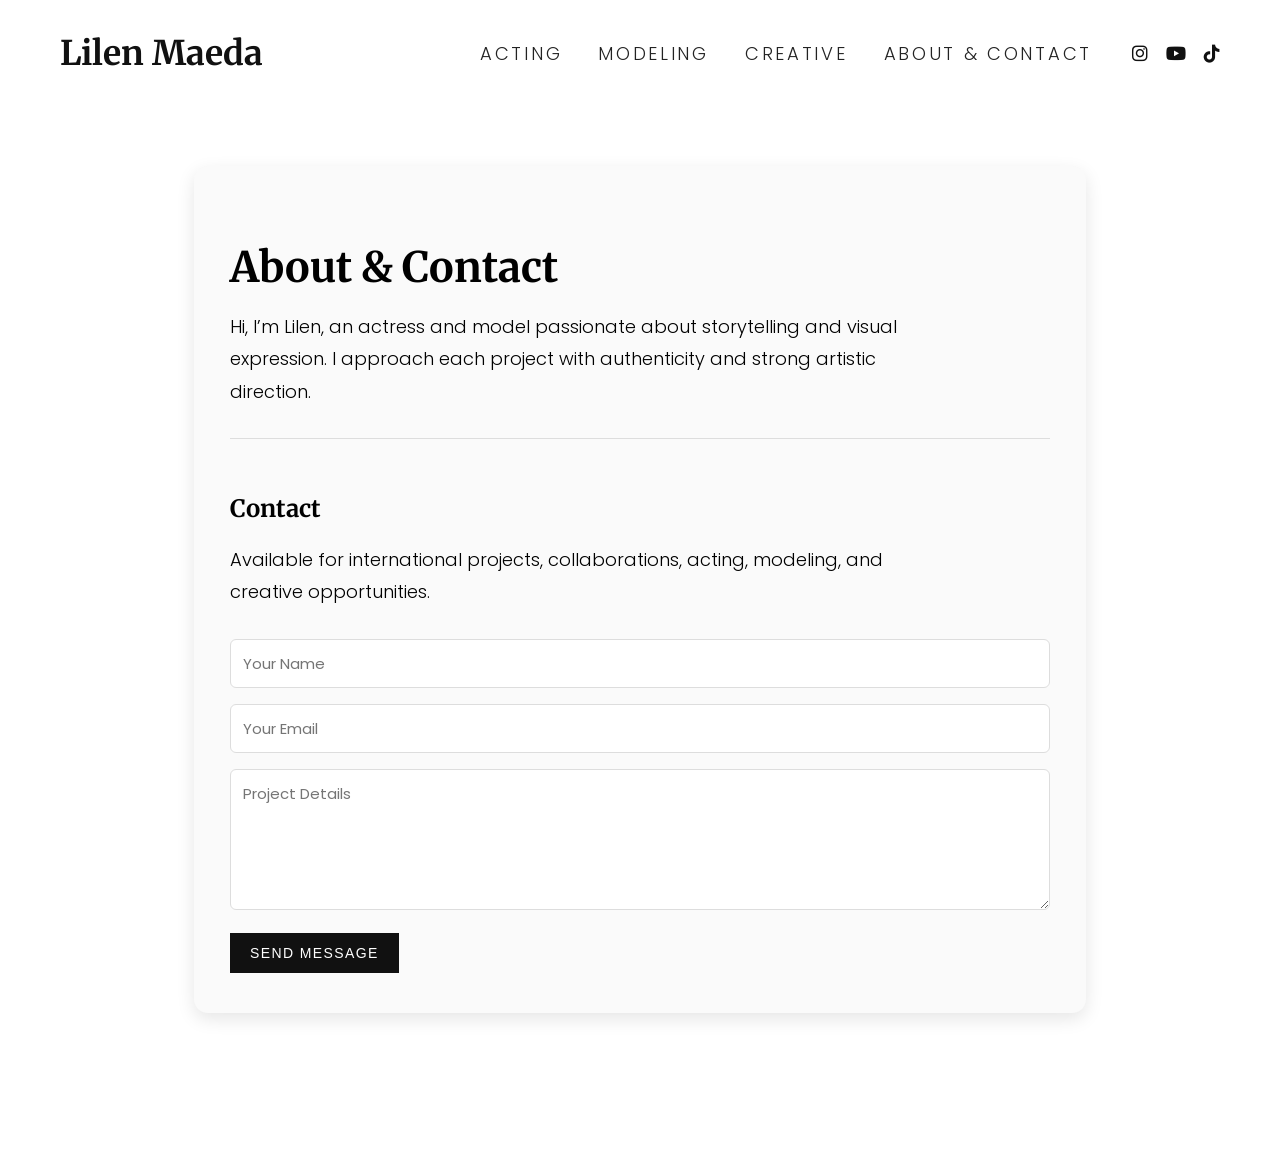
<file: about.html>
<!DOCTYPE html>
<html lang="en">
<head>
<meta charset="UTF-8">
<meta name="viewport" content="width=device-width, initial-scale=1.0">
<title>Lilen Maeda - About & Contact</title>

<link href="https://fonts.googleapis.com/css2?family=Merriweather:wght@700&family=Poppins:wght@300;400;500&display=swap" rel="stylesheet">
<link rel="stylesheet" href="https://cdnjs.cloudflare.com/ajax/libs/font-awesome/6.5.0/css/all.min.css">

<style>
body {
  margin: 0;
  font-family: "Poppins", sans-serif;
  background: #fff;
  color: #000;
}

/* ---------- TOP NAV ---------- */

.main-nav {
  width: 100%;
  padding: 32px 60px;
  box-sizing: border-box;
  background: #fff;
  position: relative;
  z-index: 1000;
}

.nav-inner {
  display: flex;
  justify-content: space-between;
  align-items: center;
}

.nav-name {
  font-family: "Merriweather", serif;
  font-size: 34px;
  font-weight: 700;
  text-decoration: none;
  color: #111;
}

.nav-links {
  display: flex;
  align-items: center;
}

.nav-links a {
  margin-left: 36px;
  font-weight: 300;
  font-size: 18px;
  letter-spacing: 0.15em;
  text-transform: uppercase;
  text-decoration: none;
  color: #222;
}

.nav-social {
  display: flex;
  gap: 18px;
  margin-left: 40px;
}

.nav-social a {
  font-size: 18px;
  color: #111;
  transition: opacity 0.2s ease, transform 0.2s ease;
}

.nav-social a:hover {
  opacity: 0.6;
  transform: translateY(-2px);
}

/* ---------- ABOUT SECTION ---------- */

.about-wrap {
  margin-top: 60px;
  padding: 0 60px 160px 60px;
  display: flex;
  justify-content: center;
}

.about-page {
  width: 100%;
  max-width: 820px;
  padding: 40px 36px;
  border-radius: 14px;
  background: #fafafa;
  box-shadow: 0px 6px 18px rgba(0,0,0,0.10);
}

.about-page h2 {
  font-family: "Merriweather", serif;
  font-size: 42px;
  font-weight: 700;
  margin-bottom: 18px;
}

.about-page p {
  font-size: 18px;
  font-weight: 300;
  line-height: 1.8;
  margin-bottom: 30px;
  max-width: 70ch;
}

.contact-section {
  margin-top: 30px;
  padding-top: 30px;
  border-top: 1px solid #ddd;
}

.contact-section h3 {
  font-family: "Merriweather", serif;
  font-size: 24px;
  margin-bottom: 20px;
}

/* ---------- CONTACT FORM ---------- */

.contact-form {
  margin-top: 20px;
}

.contact-form input,
.contact-form textarea {
  width: 100%;
  padding: 12px;
  margin-bottom: 16px;
  border: 1px solid #ddd;
  border-radius: 6px;
  font-family: "Poppins", sans-serif;
  font-size: 15px;
  box-sizing: border-box;
}

.contact-form button {
  padding: 12px 20px;
  border: none;
  background: #111;
  color: white;
  font-size: 14px;
  letter-spacing: 0.1em;
  text-transform: uppercase;
  cursor: pointer;
  transition: opacity 0.2s ease;
}

.contact-form button:hover {
  opacity: 0.8;
}

/* ---------- BOTTOM NAV ---------- */

.bottom-nav {
  position: fixed;
  bottom: 0;
  left: 0;
  width: 100%;
  background: #fff;
  border-top: 1px solid #eee;
  padding: 18px 0;
  display: flex;
  justify-content: center;
  align-items: center;
  gap: 40px;
  font-family: "Poppins", sans-serif;
  font-size: 16px;
  letter-spacing: 0.15em;
  text-transform: uppercase;
  opacity: 0;
  pointer-events: none;
  transition: opacity 0.3s ease;
}

.bottom-nav.show {
  opacity: 1;
  pointer-events: auto;
}

.bottom-nav a {
  text-decoration: none;
  color: #111;
  font-weight: 300;
}

.bottom-social {
  display: flex;
  gap: 18px;
  margin-left: 30px;
}

.bottom-social a {
  font-size: 18px;
  color: #111;
}

@media (max-width: 900px) {
  .main-nav {
    padding: 24px;
  }

  .nav-inner {
    flex-direction: column;
    gap: 20px;
  }

  .about-wrap {
    padding: 0 20px 180px 20px;
  }
}
</style>
</head>

<body>

<nav class="main-nav" id="mainNav">

  <div class="nav-inner">

    <a href="index.html" class="nav-name">Lilen Maeda</a>

    <div style="display:flex; align-items:center;">

      <div class="nav-links">
        <a href="Acting.html">Acting</a>
        <a href="Modeling.html">Modeling</a>
        <a href="creative.html">Creative</a>
        <a href="about.html">About & Contact</a>
      </div>

      <div class="nav-social">

        <a href="https://www.instagram.com/lilen_maeda" target="_blank">
          <i class="fa-brands fa-instagram"></i>
        </a>

        <a href="https://www.youtube.com/@LilenMusic" target="_blank">
          <i class="fa-brands fa-youtube"></i>
        </a>

        <a href="https://www.tiktok.com/@watashiwalilen" target="_blank">
          <i class="fa-brands fa-tiktok"></i>
        </a>

      </div>

    </div>

  </div>

</nav>

<div class="about-wrap">

  <section class="about-page">

    <h2>About & Contact</h2>

    <p>
      Hi, I’m Lilen, an actress and model passionate about storytelling and visual expression.
      I approach each project with authenticity and strong artistic direction.
    </p>

    <div class="contact-section">

      <h3>Contact</h3>

      <p>
        Available for international projects, collaborations, acting, modeling,
        and creative opportunities.
      </p>

      <form
        class="contact-form"
        action="https://formspree.io/f/YOUR_FORM_ID"
        method="POST"
      >

        <input
          type="text"
          name="Name"
          placeholder="Your Name"
          required
        >

        <input
          type="email"
          name="Email"
          placeholder="Your Email"
          required
        >

        <textarea
          name="Message"
          rows="5"
          placeholder="Project Details"
          required
        ></textarea>

        <button type="submit">
          Send Message
        </button>

      </form>

    </div>

  </section>

</div>

<div class="bottom-nav" id="bottomNav">

  <a href="index.html">Home</a>
  <a href="Acting.html">Acting</a>
  <a href="Modeling.html">Modeling</a>
  <a href="creative.html">Creative</a>
  <a href="about.html">About & Contact</a>

  <div class="bottom-social">

    <a href="https://www.instagram.com/lilen_maeda" target="_blank">
      <i class="fa-brands fa-instagram"></i>
    </a>

    <a href="https://www.youtube.com/@LilenMusic" target="_blank">
      <i class="fa-brands fa-youtube"></i>
    </a>

    <a href="https://www.tiktok.com/@watashiwalilen" target="_blank">
      <i class="fa-brands fa-tiktok"></i>
    </a>

  </div>

</div>

<script>

const mainNav = document.getElementById("mainNav");
const bottomNav = document.getElementById("bottomNav");

function toggleBottomNav() {

  const navBottom = mainNav.getBoundingClientRect().bottom;

  if (navBottom <= 0) {
    bottomNav.classList.add("show");
  } else {
    bottomNav.classList.remove("show");
  }

}

window.addEventListener("scroll", toggleBottomNav);
window.addEventListener("load", toggleBottomNav);

</script>

</body>
</html>
</file>
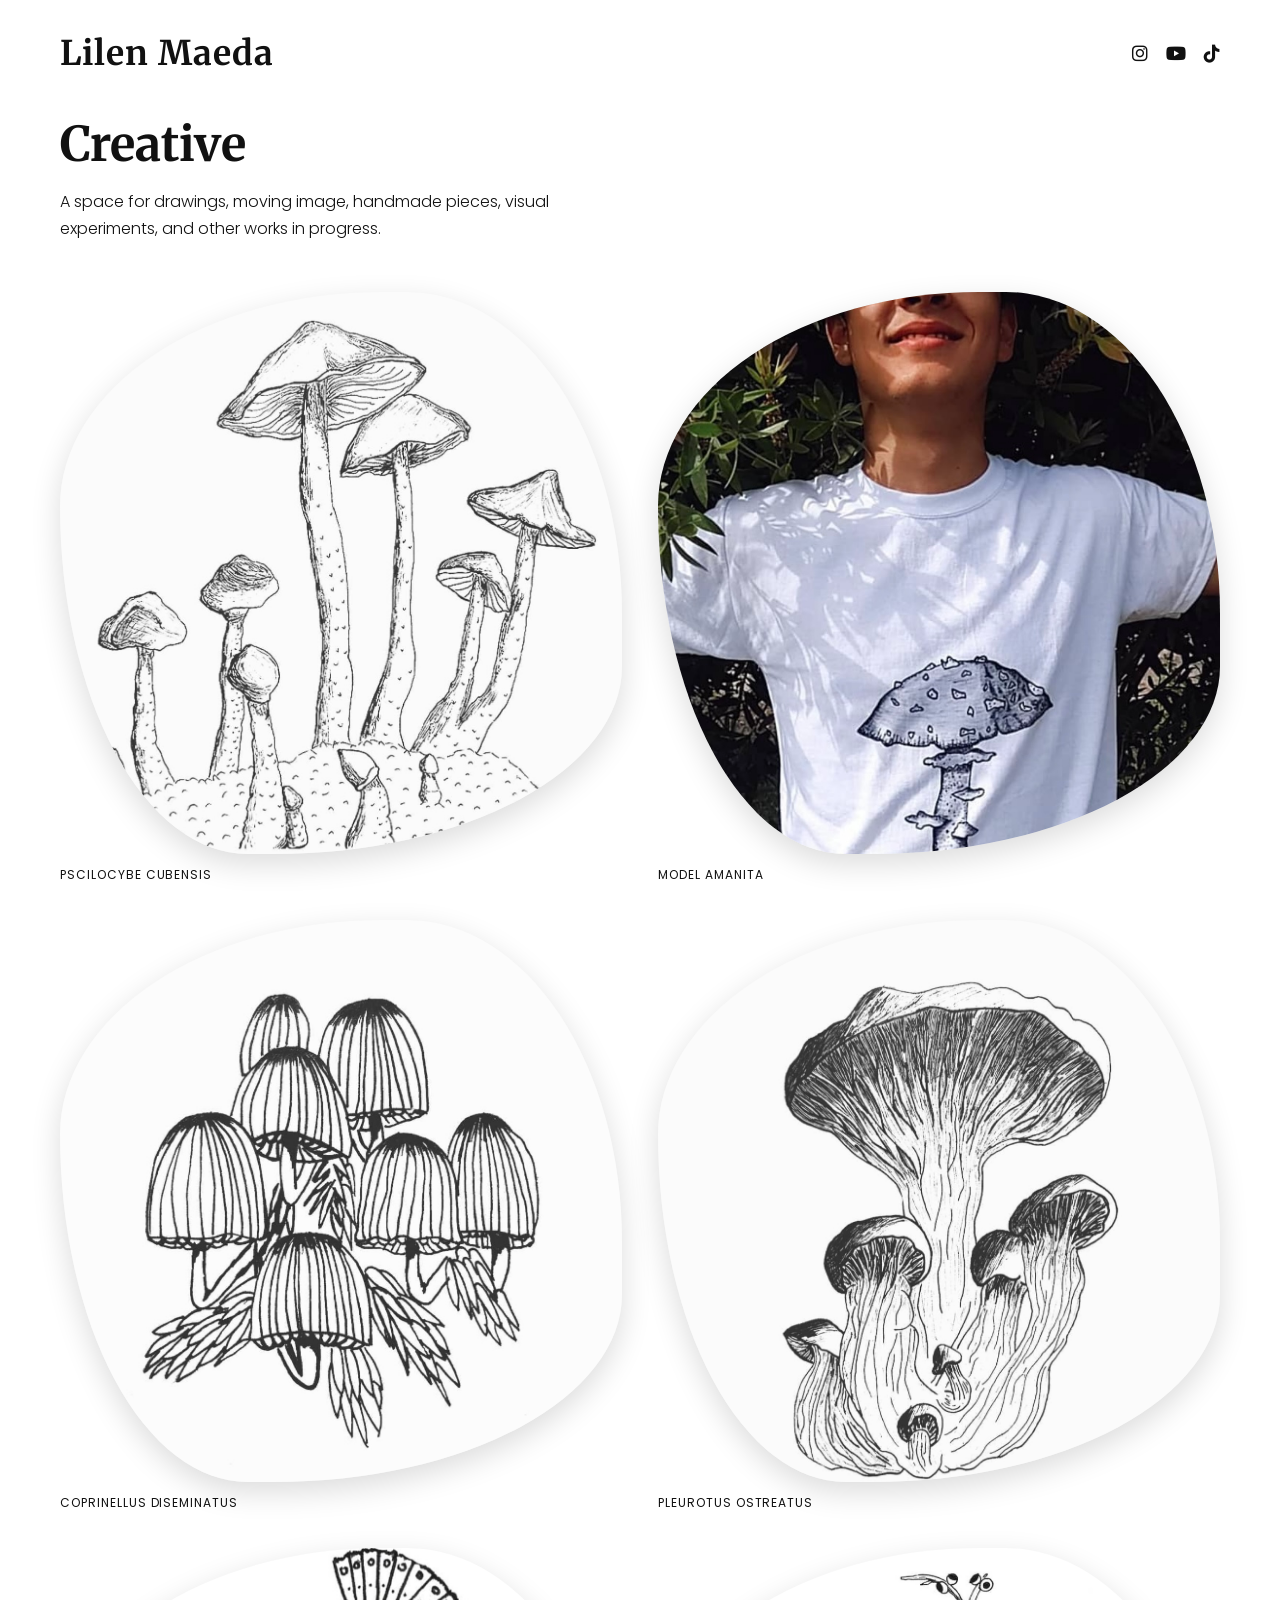
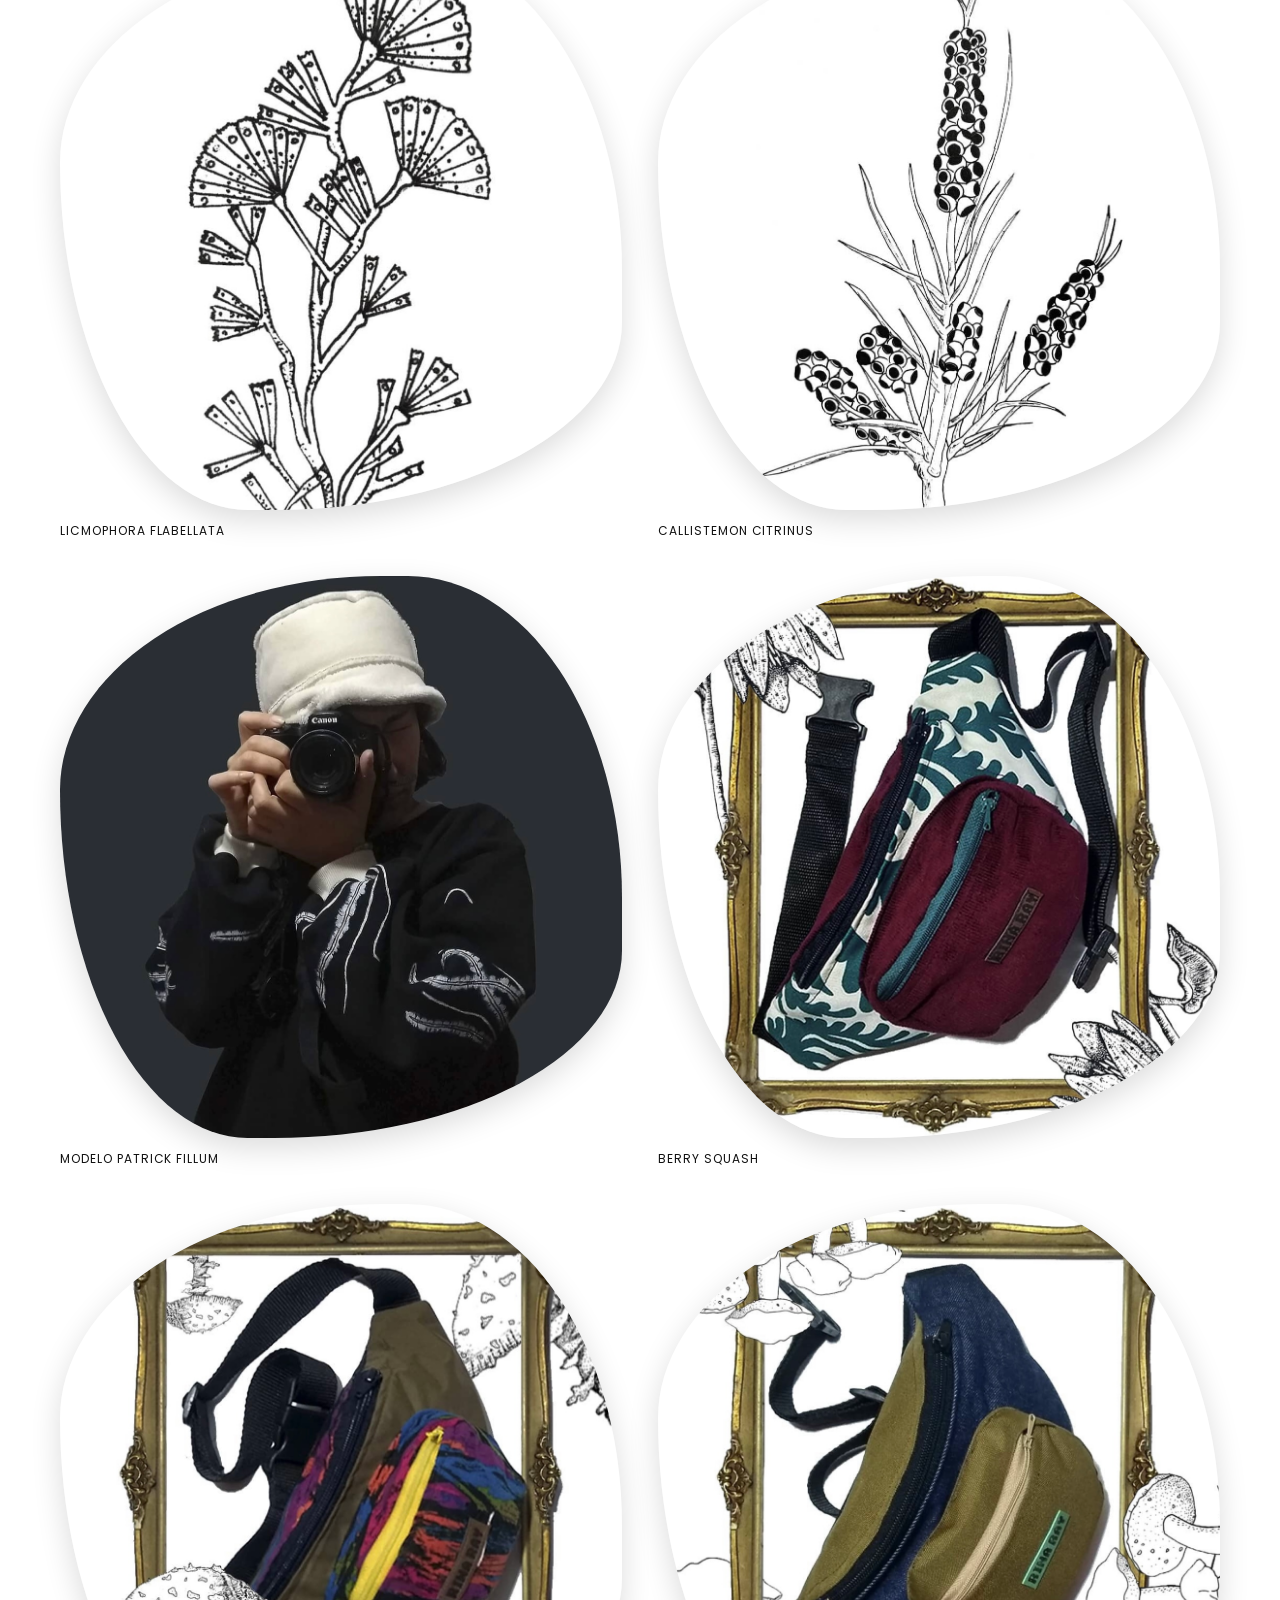
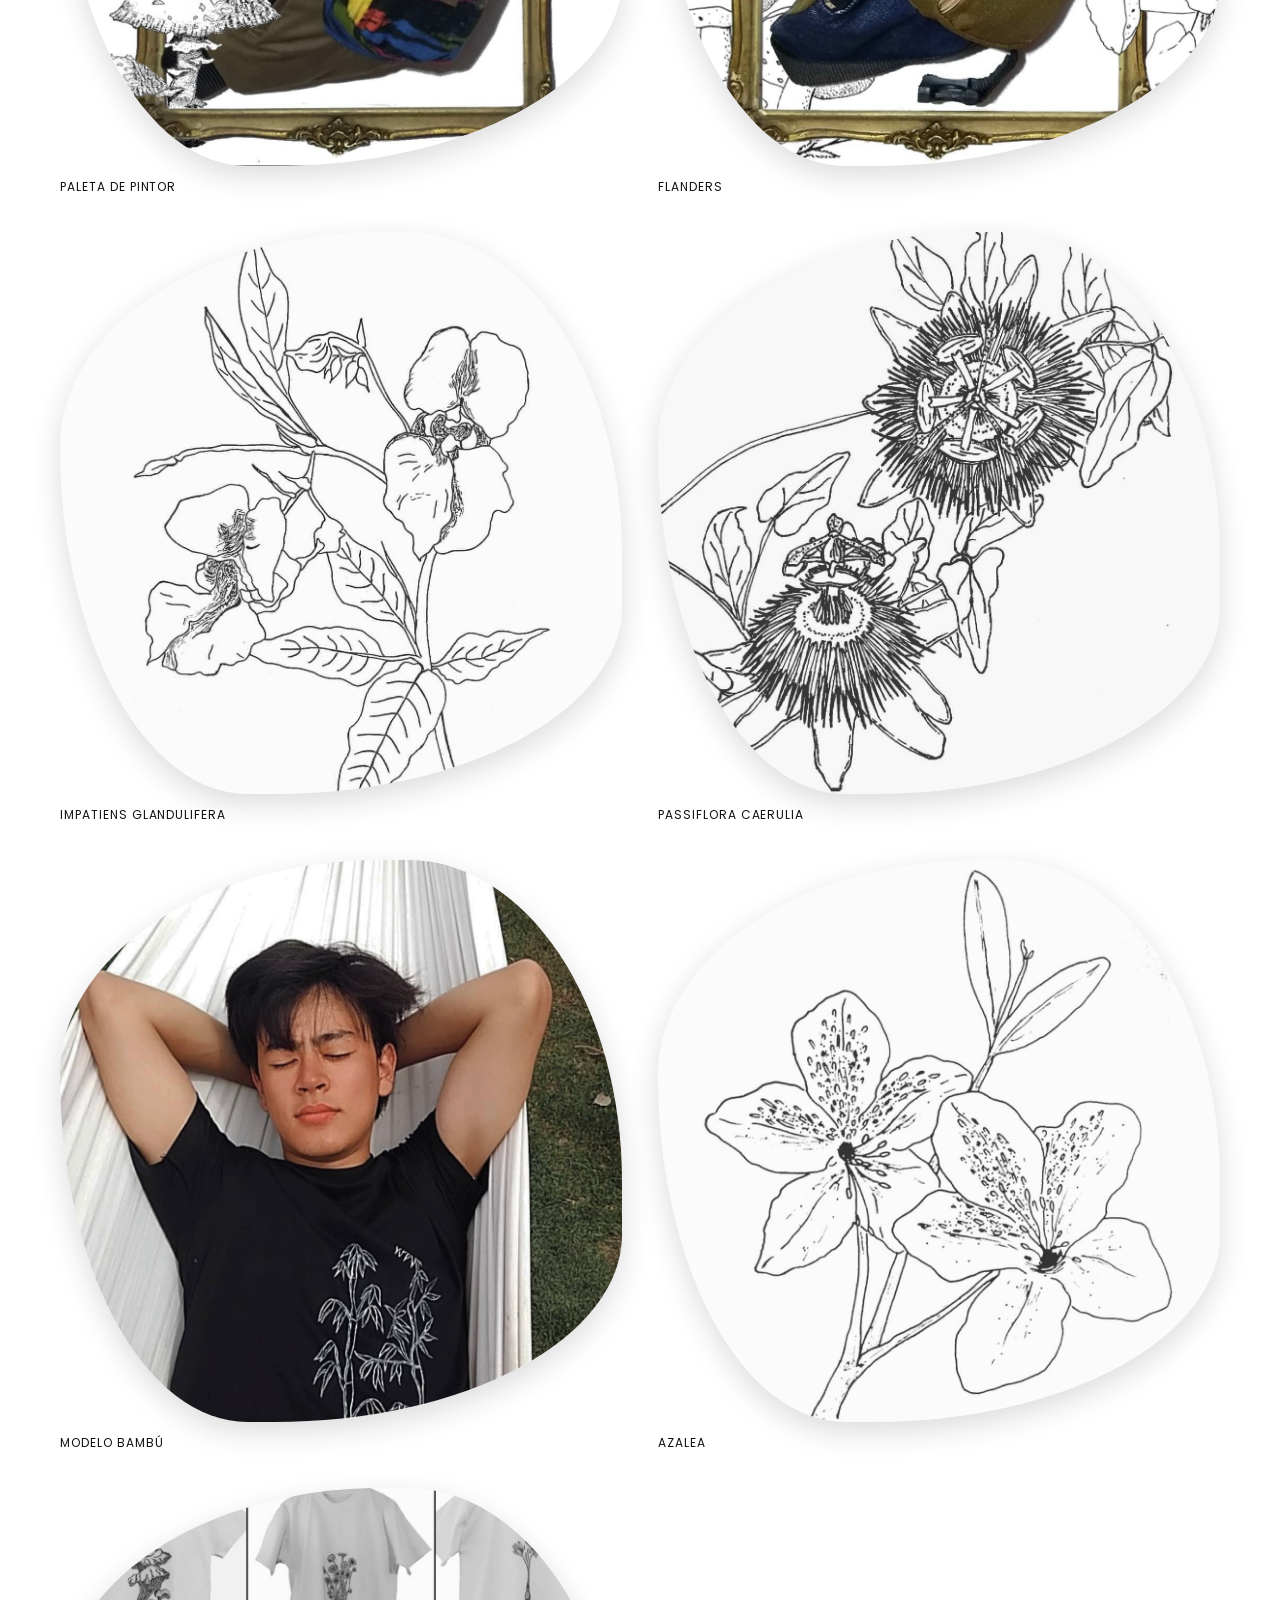
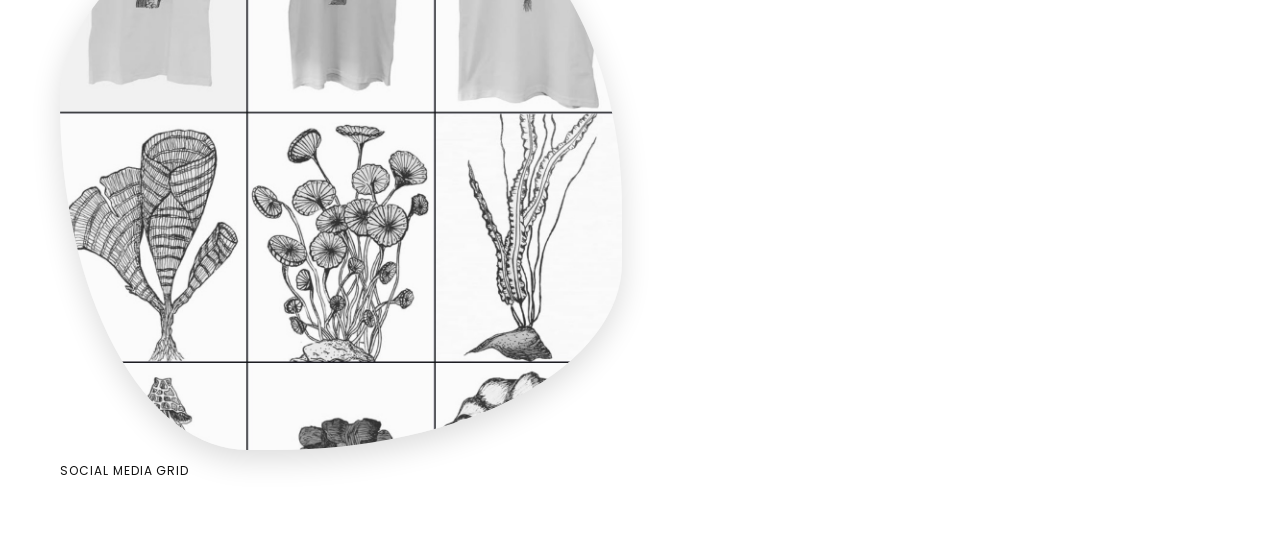
<file: Creative.html>
<!DOCTYPE html>
<html lang="en">
<head>
  <meta charset="UTF-8" />
  <meta name="viewport" content="width=device-width, initial-scale=1.0" />
  <title>Lilen Maeda - Creative</title>

  <!-- GOOGLE FONTS -->
  <link href="https://fonts.googleapis.com/css2?family=Merriweather:wght@700&family=Poppins:wght@300;400;500&display=swap" rel="stylesheet">

  <!-- SOCIAL ICONS -->
  <link rel="stylesheet" href="https://cdnjs.cloudflare.com/ajax/libs/font-awesome/6.5.0/css/all.min.css">

  <style>
    body{
      margin:0;
      font-family:"Poppins",sans-serif;
      background:#fff;
      color:#111;
    }

    .main-nav{
      width:100%;
      padding:32px 60px 0 60px;
      box-sizing:border-box;
      background:#fff;
    }

    .nav-inner{
      display:flex;
      justify-content:space-between;
      align-items:center;
    }

    .nav-name{
      font-family:"Merriweather",serif;
      font-size:34px;
      font-weight:700;
      letter-spacing:0.03em;
      text-decoration:none;
      color:#111;
    }

    .nav-social{
      display:flex;
      align-items:center;
      gap:18px;
    }

    .nav-social a{
      font-size:18px;
      color:#111;
      transition:opacity 0.2s ease;
    }

    .nav-social a:hover{
      opacity:0.6;
    }

    .creative-page{
      padding:40px 60px 80px 60px;
      box-sizing:border-box;
    }

    .creative-intro{
      max-width:700px;
      margin-bottom:50px;
    }

    .creative-intro h1{
      margin:0 0 14px 0;
      font-family:"Merriweather",serif;
      font-size:48px;
      font-weight:700;
    }

    .creative-intro p{
      margin:0;
      font-size:16px;
      line-height:1.7;
      font-weight:300;
      max-width:560px;
    }

    .creative-gallery{
      display:grid;
      grid-template-columns:repeat(2, minmax(0, 1fr));
      gap:36px;
      align-items:start;
    }

    .art-piece{
      width:100%;
      overflow:hidden;
      position:relative;
      background:#f5f5f5;
    }

    .art-piece img{
      width:100%;
      height:100%;
      display:block;
      object-fit:cover;
    }

    .square{
      aspect-ratio:1 / 1;
    }

    .tall{
      aspect-ratio:4 / 5;
    }

    .wide{
      aspect-ratio:16 / 10;
    }

    .flower{
      border-radius:60% 40% 65% 35% / 40% 60% 35% 65%;
      box-shadow:0 10px 30px rgba(0,0,0,0.14);
    }

    .flower-two{
      border-radius:50% 50% 35% 65% / 60% 40% 60% 40%;
      box-shadow:0 10px 30px rgba(0,0,0,0.14);
    }

    .caption{
      margin-top:12px;
      font-size:12px;
      letter-spacing:0.08em;
      text-transform:uppercase;
    }

    .piece-group{
      display:flex;
      flex-direction:column;
    }

    @media (max-width: 900px){
      .main-nav{
        padding:24px 20px 0 20px;
      }

      .nav-name{
        font-size:28px;
      }

      .creative-page{
        padding:30px 20px 60px 20px;
      }

      .creative-intro h1{
        font-size:38px;
      }

      .creative-gallery{
        grid-template-columns:1fr;
        gap:28px;
      }
    }
  </style>
</head>
<body>

  <nav class="main-nav">
    <div class="nav-inner">
      <a href="index.html" class="nav-name">Lilen Maeda</a>

      <div class="nav-social">
        <a href="https://www.instagram.com/lilen_maeda" target="_blank" rel="noopener">
          <i class="fa-brands fa-instagram"></i>
        </a>
        <a href="https://www.youtube.com/YOURCHANNEL" target="_blank" rel="noopener">
          <i class="fa-brands fa-youtube"></i>
        </a>
        <a href="https://www.tiktok.com/@watashiwalilen" target="_blank" rel="noopener">
          <i class="fa-brands fa-tiktok"></i>
        </a>
      </div>
    </div>
  </nav>

  <main class="creative-page">
    <section class="creative-intro">
      <h1>Creative</h1>
      <p>
        A space for drawings, moving image, handmade pieces, visual experiments, and other works in progress.
      </p>
    </section>

    <section class="creative-gallery">

      <div class="piece-group">
        <div class="art-piece flower square">
          <img src="Creative/Amarita (1).PNG" alt="">
        </div>
        <div class="caption">Pscilocybe Cubensis</div>
      </div>

      <div class="piece-group">
        <div class="art-piece flower square">
          <img src="Creative/Amarita (2).PNG" alt="">
        </div>
        <div class="caption">Model Amanita</div>
      </div>

      <div class="piece-group">
        <div class="art-piece flower square">
          <img src="Creative/Amarita (3).PNG" alt="">
        </div>
        <div class="caption">Coprinellus Diseminatus</div>
      </div>

      <div class="piece-group">
        <div class="art-piece flower square">
          <img src="Creative/Amarita (4).PNG" alt="">
        </div>
        <div class="caption">Pleurotus Ostreatus</div>
      </div>

<div class="piece-group">
        <div class="art-piece flower square">
          <img src="Creative/Amarita (5).PNG" alt="">
        </div>
        <div class="caption">Licmophora Flabellata</div>
      </div>

<div class="piece-group">
        <div class="art-piece flower square">
          <img src="Creative/Amarita (6).PNG" alt="">
        </div>
        <div class="caption">Callistemon Citrinus</div>
      </div>

      <div class="piece-group">
        <div class="art-piece flower square">
          <img src="Creative/Amarita (7).PNG" alt="">
        </div>
        <div class="caption">Modelo Patrick Fillum</div>
      </div>

      <div class="piece-group">
        <div class="art-piece flower square">
          <img src="Creative/Amarita (8).PNG" alt="">
        </div>
        <div class="caption">Berry Squash</div>
      </div>

      <div class="piece-group">
        <div class="art-piece flower square">
          <img src="Creative/Amarita (9).PNG" alt="">
        </div>
        <div class="caption">Paleta de Pintor</div>
      </div>

      <div class="piece-group">
        <div class="art-piece flower square">
          <img src="Creative/Amarita (10).PNG" alt="">
        </div>
        <div class="caption">Flanders</div>
      </div>

      <div class="piece-group">
        <div class="art-piece flower square">
          <img src="Creative/Amarita (11).PNG" alt="">
        </div>
        <div class="caption">Impatiens Glandulifera</div>
      </div>

<div class="piece-group">
        <div class="art-piece flower square">
          <img src="Creative/Amarita (12).PNG" alt="">
        </div>
        <div class="caption">Passiflora Caerulia</div>
      </div>

<div class="piece-group">
        <div class="art-piece flower square">
          <img src="Creative/Amarita (13).PNG" alt="">
        </div>
        <div class="caption">Modelo Bambú</div>
      </div>

      <div class="piece-group">
        <div class="art-piece flower square">
          <img src="Creative/Amarita (14).PNG" alt="">
        </div>
        <div class="caption">Azalea</div>
      </div>

      <div class="piece-group">
        <div class="art-piece flower square">
          <img src="Creative/Amarita (15).PNG" alt="">
        </div>
        <div class="caption">Social Media Grid</div>
      </div>
    </section>
  </main>

</body>
</html>
</file>
